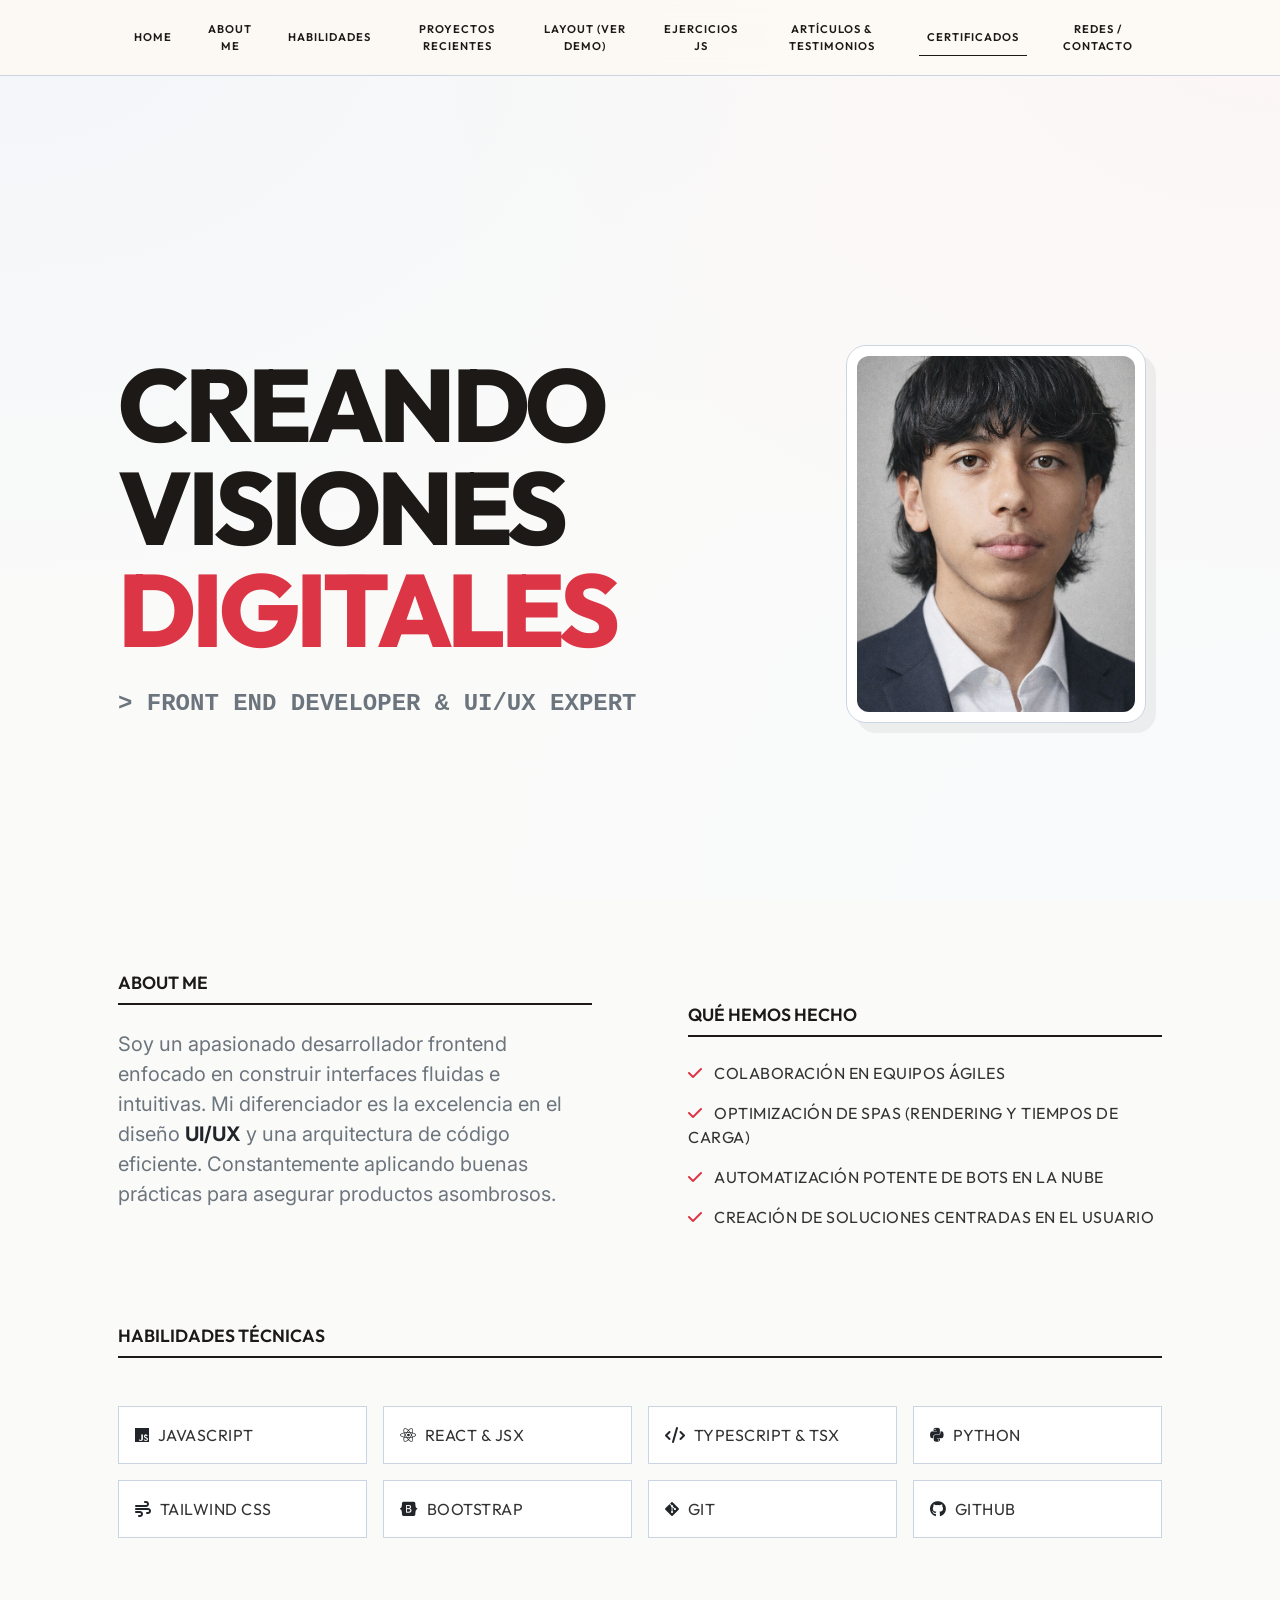
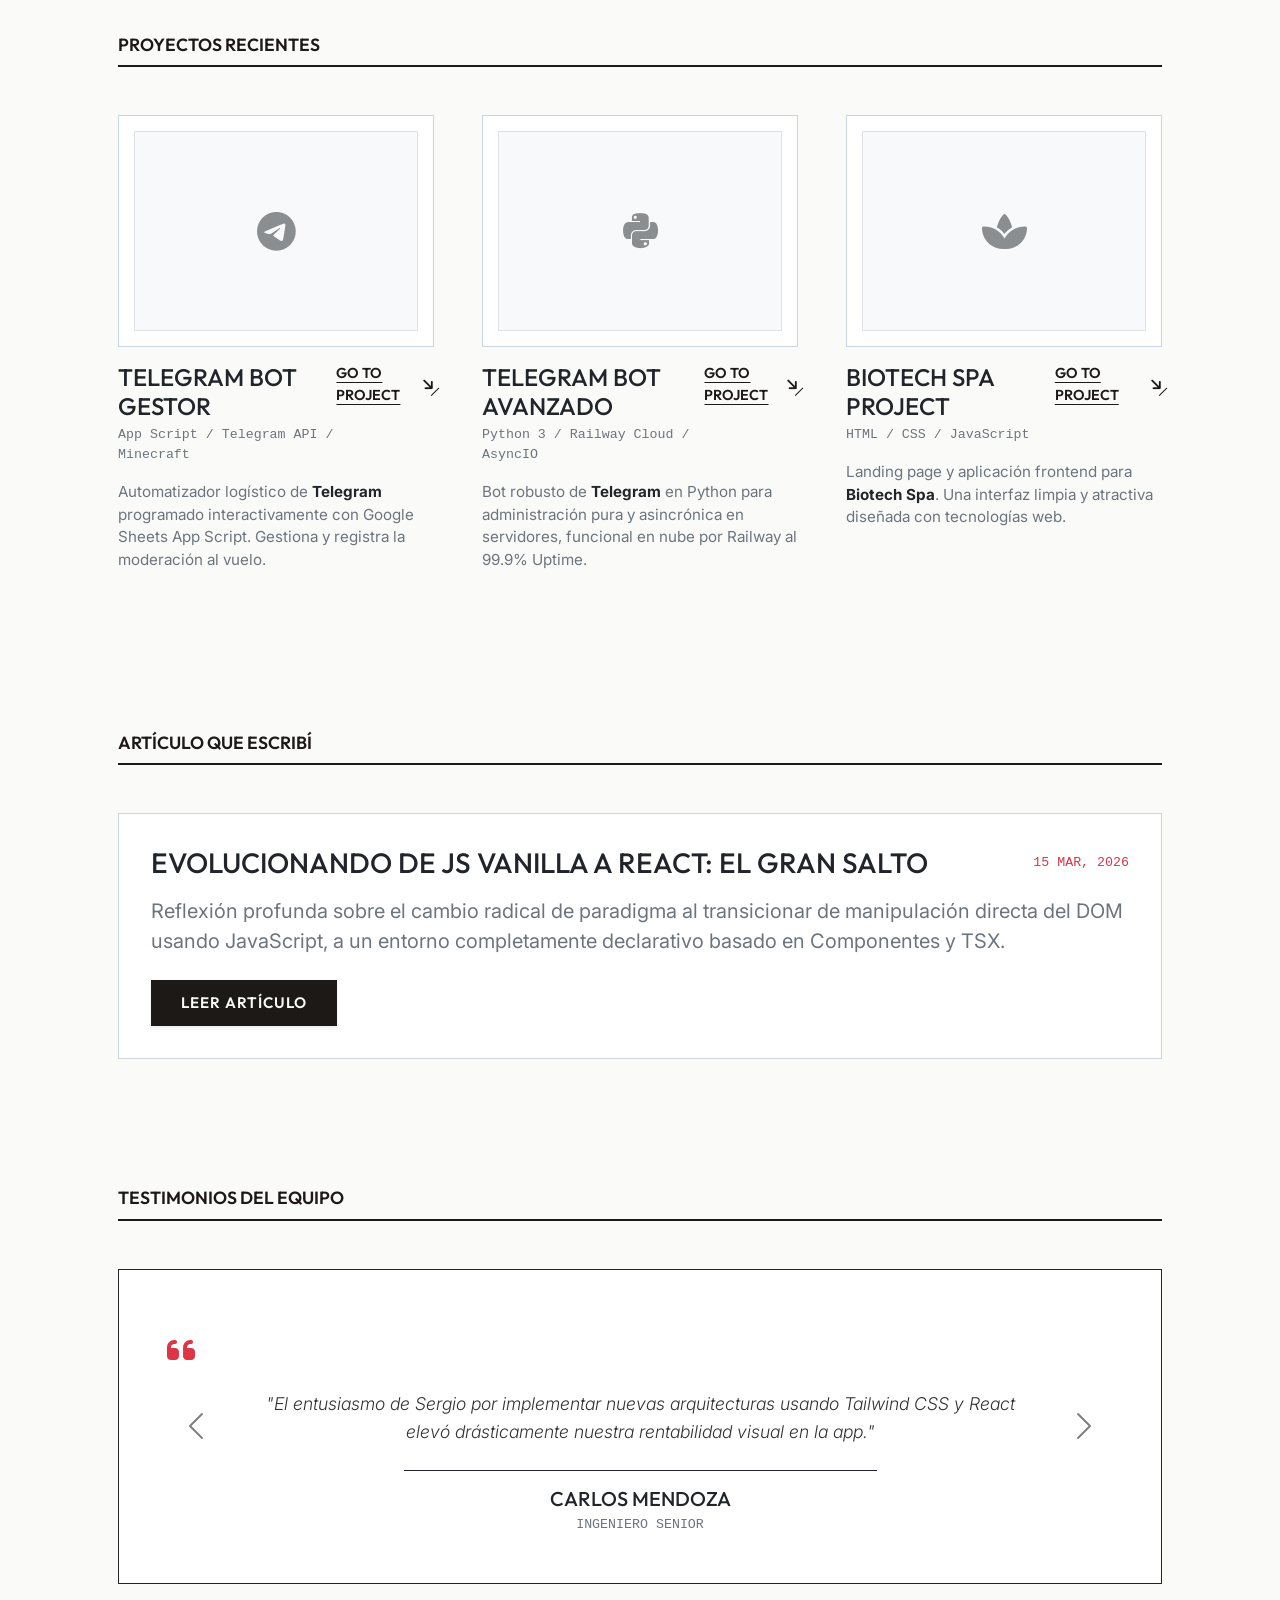
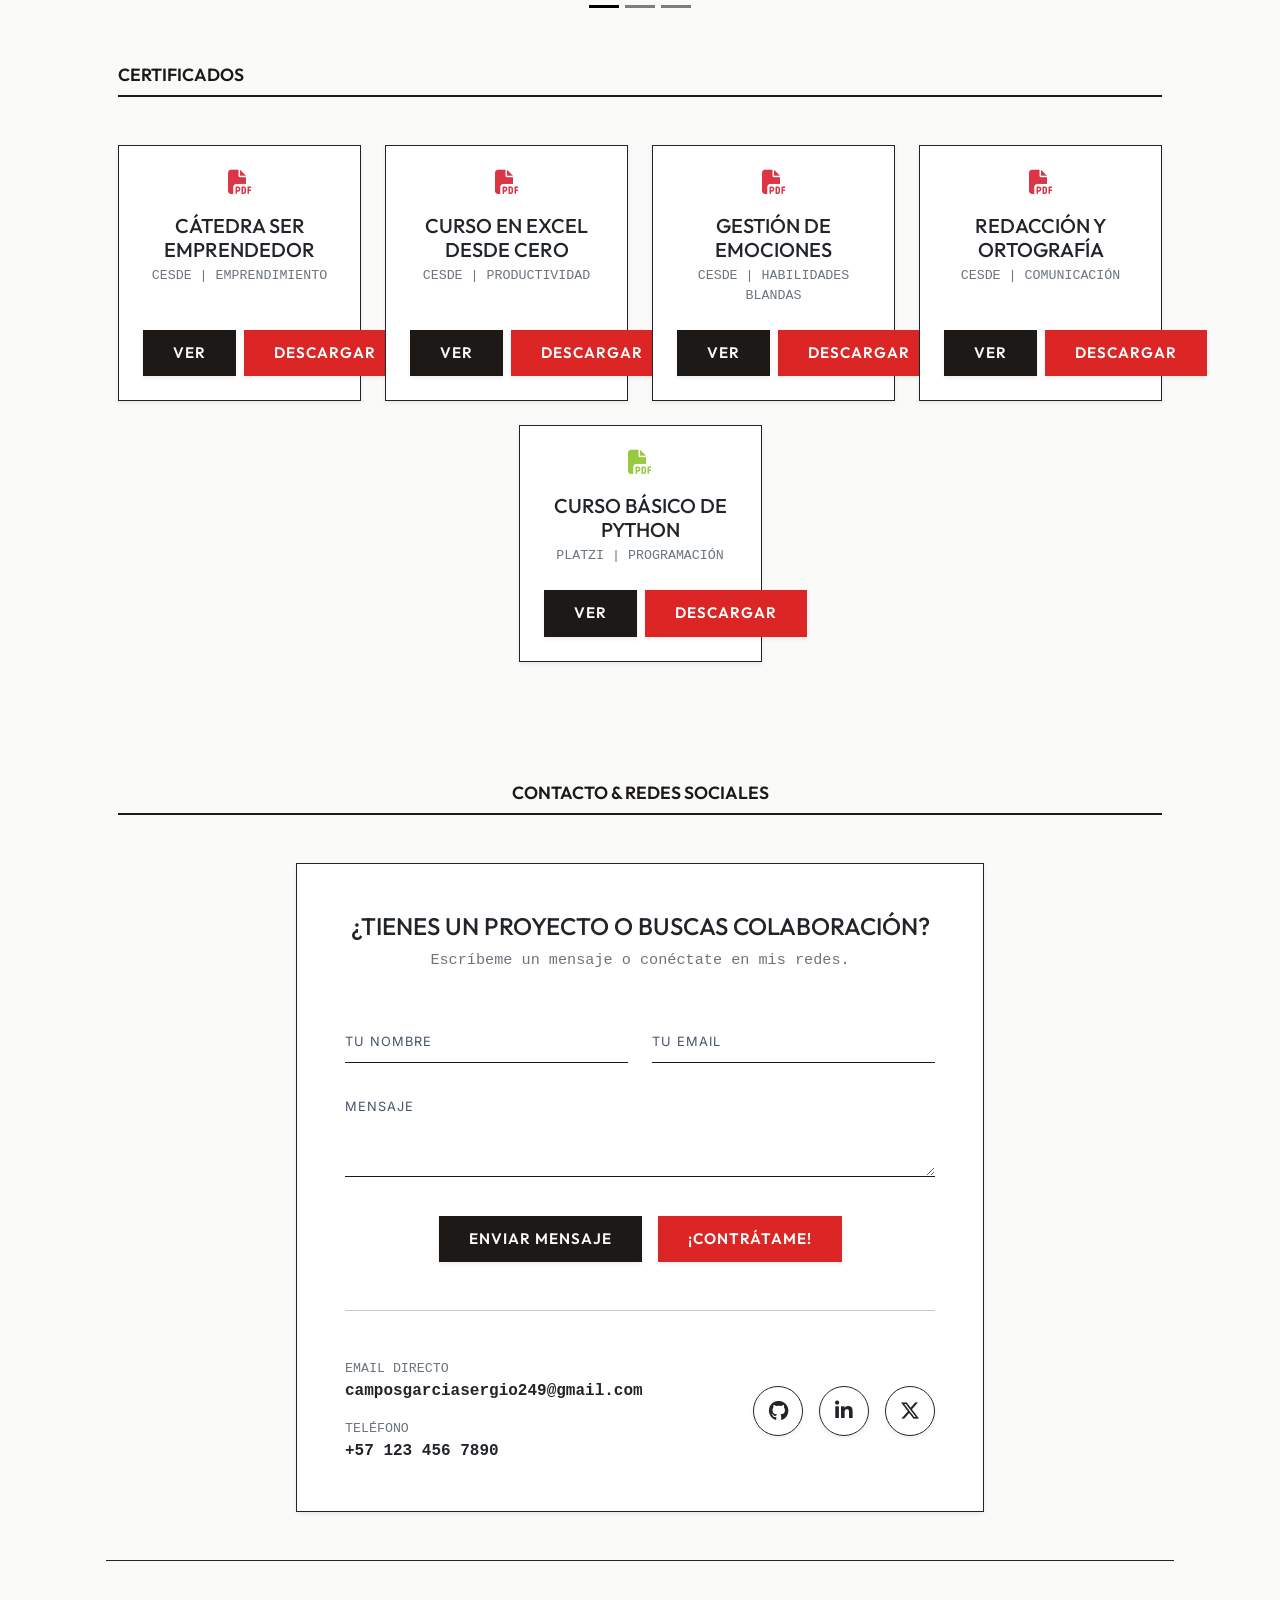
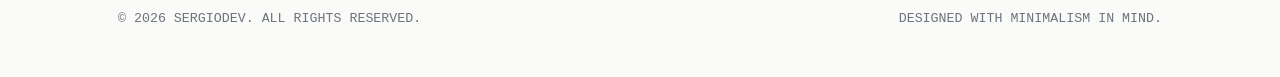
<file: index.html>
<!DOCTYPE html>
<html lang="es" data-bs-theme="light">

<head>
    <meta charset="UTF-8">
    <meta name="viewport" content="width=device-width, initial-scale=1.0">
    <title>Sergio - Desarrollador Frontend</title>
    <!-- Google Fonts -->
    <link rel="preconnect" href="https://fonts.googleapis.com">
    <link rel="preconnect" href="https://fonts.gstatic.com" crossorigin>
    <link
        href="https://fonts.googleapis.com/css2?family=Outfit:wght@300;400;600;700;800&family=Inter:wght@300;400;500;600&display=swap"
        rel="stylesheet">
    <!-- Bootstrap CSS -->
    <link href="https://cdn.jsdelivr.net/npm/bootstrap@5.3.3/dist/css/bootstrap.min.css" rel="stylesheet">
    <!-- Font Awesome for Icons -->
    <link rel="stylesheet" href="https://cdnjs.cloudflare.com/ajax/libs/font-awesome/6.4.0/css/all.min.css">
    <!-- Custom CSS -->
    <link rel="stylesheet" href="css/style.css">
</head>

<body data-bs-spy="scroll" data-bs-target="#navbar-main" data-bs-offset="100" tabindex="0">

    <!-- Navbar -->
    <nav id="navbar-main" class="navbar navbar-expand-lg fixed-top transition-all">
        <section class="container px-4 px-lg-5">
            <button class="navbar-toggler border-0 shadow-none bg-white p-2" type="button" data-bs-toggle="collapse"
                data-bs-target="#navbarNav" aria-controls="navbarNav" aria-expanded="false"
                aria-label="Toggle navigation">
                <i class="fas fa-bars fs-3 text-dark"></i>
            </button>
            <section class="collapse navbar-collapse p-3 p-lg-0 mt-3 mt-lg-0" id="navbarNav">
                <ul class="navbar-nav mx-auto gap-2 gap-lg-1 align-items-center text-center">
                    <li class="nav-item">
                        <a class="nav-link" href="#hero">HOME</a>
                    </li>
                    <li class="nav-item">
                        <a class="nav-link" href="#about">ABOUT ME</a>
                    </li>
                    <li class="nav-item">
                        <a class="nav-link" href="#skills">HABILIDADES</a>
                    </li>
                    <li class="nav-item">
                        <a class="nav-link" href="#projects">PROYECTOS RECIENTES</a>
                    </li>
                    <li class="nav-item">
                        <a class="nav-link" href="layout.html">LAYOUT (VER DEMO)</a>
                    </li>
                    <li class="nav-item">
                        <a class="nav-link" href="ejercicios.html">EJERCICIOS JS</a>
                    </li>
                    <li class="nav-item">
                        <a class="nav-link" href="#article">ARTÍCULOS & TESTIMONIOS</a>
                    </li>
                    <li class="nav-item">
                        <a class="nav-link" href="#certificates">CERTIFICADOS</a>
                    </li>
                </ul>
                <ul class="navbar-nav text-center mt-3 mt-lg-0">
                    <li class="nav-item">
                        <a class="nav-link" href="#contact">REDES / CONTACTO</a>
                    </li>
                </ul>
            </section>
        </section>
    </nav>

    <main>
        <!-- Hero Section -->
        <header id="hero" class="min-vh-100 d-flex flex-column justify-content-center pt-5 mt-5">
            <section class="container px-4 px-lg-5">
                <article class="row align-items-center mt-5 pt-5">
                    <!-- Left side: Giant Text -->
                    <article class="col-lg-8 fade-in-up">
                        <h1 class="hero-title">
                            CREANDO<br>
                            VISIONES<br>
                            <span class="text-danger">DIGITALES</span>
                        </h1>
                        <p class="fs-4 text-secondary mt-3 font-monospace fw-semibold">
                            &gt; FRONT END DEVELOPER & UI/UX EXPERT
                        </p>
                    </article>
                    <!-- Right side: Profile image -->
                    <article class="col-lg-4 pb-4 fade-in-up" style="animation-delay: 0.2s;">
                        <figure class="hero-img-container transition-all">
                            <img src="img/SERGIO.png" alt="Sergio - Desarrollador Frontend">
                        </figure>
                    </article>
                </article>
            </section>
        </header>

        <!-- About Me Section -->
        <section id="about" class="py-5">
            <section class="container px-4 px-lg-5 fade-in-up">
                <article class="row">
                    <article class="col-md-6 pe-md-5">
                        <h2 class="header-line">ABOUT ME</h2>
                        <ul class="skill-list mt-4">
                            <p class="fs-5 text-secondary">
                                Soy un apasionado desarrollador frontend enfocado en construir interfaces fluidas e
                                intuitivas. Mi diferenciador es la excelencia en el diseño <strong
                                    class="text-dark">UI/UX</strong> y una arquitectura de código eficiente.
                                Constantemente aplicando buenas prácticas para asegurar productos asombrosos.
                            </p>
                        </ul>
                    </article>

                    <article class="col-md-6 ps-md-5 mt-5 mt-md-0">
                        <h2 class="header-line">QUÉ HEMOS HECHO</h2>
                        <ul class="skill-list mt-4">
                            <li><i class="fas fa-check text-danger me-2"></i> COLABORACIÓN EN EQUIPOS ÁGILES</li>
                            <li><i class="fas fa-check text-danger me-2"></i> OPTIMIZACIÓN DE SPAS (RENDERING Y TIEMPOS
                                DE CARGA)</li>
                            <li><i class="fas fa-check text-danger me-2"></i> AUTOMATIZACIÓN POTENTE DE BOTS EN LA NUBE
                            </li>
                            <li><i class="fas fa-check text-danger me-2"></i> CREACIÓN DE SOLUCIONES CENTRADAS EN EL
                                USUARIO</li>
                        </ul>
                    </article>
                </article>
            </section>
        </section>

        <!-- Skills Section -->
        <section id="skills" class="py-5">
            <section class="container px-4 px-lg-5 fade-in-up">
                <h2 class="header-line mb-5">HABILIDADES TÉCNICAS</h2>
                <ul class="skill-list technical-grid mt-4">
                    <li><i class="fab fa-js text-dark me-2"></i> JAVASCRIPT</li>
                    <li><i class="fab fa-react text-dark me-2"></i> REACT & JSX</li>
                    <li><i class="fas fa-code text-dark me-2"></i> TYPESCRIPT & TSX</li>
                    <li><i class="fab fa-python text-dark me-2"></i> PYTHON</li>
                    <li><i class="fas fa-wind text-dark me-2"></i> TAILWIND CSS</li>
                    <li><i class="fab fa-bootstrap text-dark me-2"></i> BOOTSTRAP</li>
                    <li><i class="fab fa-git-alt text-dark me-2"></i> GIT</li>
                    <li><i class="fab fa-github text-dark me-2"></i> GITHUB</li>
                </ul>
            </section>
        </section>

        <!-- Projects Section -->
        <section id="projects" class="py-6">
            <section class="container px-4 px-lg-5">
                <h2 class="header-line mb-5 fade-in-up">PROYECTOS RECIENTES</h2>

                <article class="row g-5">
                    <!-- Project 1: App Script Bot Telegram -->
                    <article class="col-lg-4 col-md-6 fade-in-up">
                        <a href="https://github.com/SergioF1Gts/minecraft-telegram-bot-app-s.git" target="_blank"
                            class="project-card-minimal">
                            <figure class="project-img-wrapper">
                                <section
                                    class="w-100 h-100 bg-light d-flex align-items-center justify-content-center border"
                                    style="min-height: 300px;">
                                    <i class="fab fa-telegram-plane fa-5x text-dark opacity-50"></i>
                                </section>
                            </figure>
                            <section class="d-flex justify-content-between align-items-start mt-3">
                                <section>
                                    <h3 class="h4 title-font mb-1 text-dark">TELEGRAM BOT GESTOR</h3>
                                    <p class="text-secondary small mb-0 font-monospace">App Script / Telegram API /
                                        Minecraft</p>
                                </section>
                                <span class="project-link-text">GO TO PROJECT <i class="fas fa-arrow-down"
                                        style="transform: rotate(-45deg);"></i></span>
                            </section>
                            <p class="mt-3 text-secondary">
                                Automatizador logístico de <strong class="text-dark fw-bold">Telegram</strong>
                                programado interactivamente con Google Sheets App Script. Gestiona y registra la
                                moderación al vuelo.
                            </p>
                        </a>
                    </article>

                    <!-- Project 2: Python Bot Telegram -->
                    <article class="col-lg-4 col-md-6 fade-in-up" style="animation-delay: 0.2s;">
                        <a href="https://github.com/SergioF1Gts/minecraft-bot.git" target="_blank"
                            class="project-card-minimal">
                            <figure class="project-img-wrapper">
                                <section
                                    class="w-100 h-100 bg-light d-flex align-items-center justify-content-center border"
                                    style="min-height: 300px;">
                                    <i class="fab fa-python fa-5x text-dark opacity-50"></i>
                                </section>
                            </figure>
                            <section class="d-flex justify-content-between align-items-start mt-3">
                                <section>
                                    <h3 class="h4 title-font mb-1 text-dark">TELEGRAM BOT AVANZADO</h3>
                                    <p class="text-secondary small mb-0 font-monospace">Python 3 / Railway Cloud /
                                        AsyncIO</p>
                                </section>
                                <span class="project-link-text">GO TO PROJECT <i class="fas fa-arrow-down"
                                        style="transform: rotate(-45deg);"></i></span>
                            </section>
                            <p class="mt-3 text-secondary">
                                Bot robusto de <strong class="text-dark fw-bold">Telegram</strong> en Python para
                                administración pura y asincrónica en servidores, funcional en nube por Railway al 99.9%
                                Uptime.
                            </p>
                        </a>
                    </article>

                    <!-- Project 3: Biotech Spa -->
                    <article class="col-lg-4 col-md-6 fade-in-up" style="animation-delay: 0.4s;">
                        <a href="https://sergiof1gts.github.io/Biotech-spa-project/" target="_blank"
                            class="project-card-minimal">
                            <figure class="project-img-wrapper">
                                <section
                                    class="w-100 h-100 bg-light d-flex align-items-center justify-content-center border"
                                    style="min-height: 300px;">
                                    <i class="fas fa-spa fa-5x text-dark opacity-50"></i>
                                </section>
                            </figure>
                            <section class="d-flex justify-content-between align-items-start mt-3">
                                <section>
                                    <h3 class="h4 title-font mb-1 text-dark">BIOTECH SPA PROJECT</h3>
                                    <p class="text-secondary small mb-0 font-monospace">HTML / CSS / JavaScript</p>
                                </section>
                                <span class="project-link-text">GO TO PROJECT <i class="fas fa-arrow-down"
                                        style="transform: rotate(-45deg);"></i></span>
                            </section>
                            <p class="mt-3 text-secondary">
                                Landing page y aplicación frontend para <strong class="text-dark fw-bold">Biotech Spa</strong>. Una interfaz limpia y atractiva diseñada con tecnologías web.
                            </p>
                        </a>
                    </article>
                </article>
            </section>
        </section>

        <!-- Article written by me Section -->
        <section id="article" class="py-5">
            <section class="container px-4 px-lg-5">
                <h2 class="header-line mb-5 fade-in-up">ARTÍCULO QUE ESCRIBÍ</h2>
                <article class="fade-in-up">
                    <figure class="article-box m-0 d-flex flex-column mb-5">
                        <section class="d-flex justify-content-between align-items-center mb-3">
                            <h3 class="title-font m-0 text-dark">Evolucionando de JS Vanilla a React: El Gran Salto</h3>
                            <h5 class="text-danger font-monospace small m-0">15 MAR, 2026</h5>
                        </section>
                        <p class="text-secondary mb-4 line-height-lg fs-5">
                            Reflexión profunda sobre el cambio radical de paradigma al transicionar de manipulación
                            directa del DOM usando JavaScript, a un entorno completamente declarativo basado en
                            Componentes y TSX.
                        </p>
                        <section>
                            <a href="#" class="btn-minimal d-inline-block text-decoration-none shadow-sm">LEER
                                ARTÍCULO</a>
                        </section>
                    </figure>
                </article>
            </section>
        </section>

        <!-- Slider Testimonios Section -->
        <section id="testimonials" class="py-5">
            <section class="container px-4 px-lg-5">
                <h2 class="header-line mb-5 fade-in-up">TESTIMONIOS DEL EQUIPO</h2>
                <article class="row fade-in-up">
                    <article class="col-lg-12">
                        <!-- Carousel Container -->
                        <section id="testimonialCarousel" class="carousel slide carousel-dark" data-bs-ride="carousel"
                            data-bs-pause="hover">
                            <!-- Indicators -->
                            <section class="carousel-indicators" style="bottom: -50px;">
                                <button type="button" data-bs-target="#testimonialCarousel" data-bs-slide-to="0"
                                    class="active" aria-current="true" aria-label="Testimonio 1"></button>
                                <button type="button" data-bs-target="#testimonialCarousel" data-bs-slide-to="1"
                                    aria-label="Testimonio 2"></button>
                                <button type="button" data-bs-target="#testimonialCarousel" data-bs-slide-to="2"
                                    aria-label="Testimonio 3"></button>
                            </section>

                            <!-- Internal Content -->
                            <section class="carousel-inner border border-dark p-5 bg-white">
                                <!-- Testimonial 1 -->
                                <article class="carousel-item active mt-3" data-bs-interval="6000">
                                    <i class="fas fa-quote-left fs-2 text-danger mb-4"></i>
                                    <section class="px-5 mx-md-4 mx-lg-5">
                                        <p class="testimonial-text mb-4 text-center">
                                            "El entusiasmo de Sergio por implementar nuevas arquitecturas usando
                                            Tailwind CSS y React elevó drásticamente nuestra rentabilidad visual en la
                                            app."
                                        </p>
                                    </section>
                                    <section class="text-center mt-auto border-top border-dark pt-3 w-50 mx-auto">
                                        <h4 class="title-font fs-5 text-dark mb-1">CARLOS MENDOZA</h4>
                                        <p class="text-secondary small font-monospace m-0">INGENIERO SENIOR</p>
                                    </section>
                                </article>

                                <!-- Testimonial 2 -->
                                <article class="carousel-item mt-3" data-bs-interval="6000">
                                    <i class="fas fa-quote-left fs-2 text-danger mb-4"></i>
                                    <section class="px-5 mx-md-4 mx-lg-5">
                                        <p class="testimonial-text mb-4 text-center">
                                            "Un código extremadamente limpio. Su habilidad con los bots de Telegram
                                            automatizan cientos de requerimientos por segundo sin sufrir latencia."
                                        </p>
                                    </section>
                                    <section class="text-center mt-auto border-top border-dark pt-3 w-50 mx-auto">
                                        <h4 class="title-font fs-5 text-dark mb-1">Alejandro Magno</h4>
                                        <p class="text-secondary small font-monospace m-0">PROJECT MANAGER</p>
                                    </section>
                                </article>

                                <!-- Testimonial 3 -->
                                <article class="carousel-item mt-3" data-bs-interval="6000">
                                    <i class="fas fa-quote-left fs-2 text-danger mb-4"></i>
                                    <section class="px-5 mx-md-4 mx-lg-5">
                                        <p class="testimonial-text mb-4 text-center">
                                            "Sus propuestas arquitectónicas en diseño minimalista mostraron una madurez
                                            enorme. Siempre aporta valor resolutivo."
                                        </p>
                                    </section>
                                    <section class="text-center mt-auto border-top border-dark pt-3 w-50 mx-auto">
                                        <h4 class="title-font fs-5 text-dark mb-1">Max verstappen</h4>
                                        <p class="text-secondary small font-monospace m-0">TECH LEAD</p>
                                    </section>
                                </article>
                            </section>

                            <!-- Controls -->
                            <button class="carousel-control-prev" type="button" data-bs-target="#testimonialCarousel"
                                data-bs-slide="prev">
                                <span class="carousel-control-prev-icon" aria-hidden="true"></span>
                                <span class="visually-hidden">Anterior</span>
                            </button>
                            <button class="carousel-control-next" type="button" data-bs-target="#testimonialCarousel"
                                data-bs-slide="next">
                                <span class="carousel-control-next-icon" aria-hidden="true"></span>
                                <span class="visually-hidden">Siguiente</span>
                            </button>
                        </section>
                    </article>
                </article>
            </section>
        </section>

    </main>

    <!-- Certificates Section -->
    <section id="certificates" class="py-5">
      <section class="container px-4 px-lg-5">
        <h2 class="header-line mb-5 fade-in-up">CERTIFICADOS</h2>

        <article class="row g-4 fade-in-up justify-content-center">
          <!-- Certificado 1 -->
          <article class="col-md-6 col-lg-4 col-xl-3">
            <section
              class="bg-white border border-dark p-4 d-flex flex-column h-100 shadow-sm"
            >
              <section class="mb-3 text-center">
                <i class="fas fa-file-pdf fa-3x text-danger"></i>
              </section>
              <h5 class="title-font text-dark text-center mb-1">
                CÁTEDRA SER EMPRENDEDOR
              </h5>
              <p class="text-secondary small font-monospace text-center mb-4">
                CESDE | EMPRENDIMIENTO
              </p>
              <section class="mt-auto d-flex gap-2 certificate-btns">
                <a
                  href="Certificados/Catedra_ser_Emprendedor.pdf"
                  target="_blank"
                  class="btn-minimal text-decoration-none text-center flex-fill shadow-sm"
                  >VER</a
                >
                <a
                  href="Certificados/Catedra_ser_Emprendedor.pdf"
                  download
                  class="btn-minimal text-decoration-none text-center flex-fill shadow-sm"
                  style="background-color: var(--bs-danger); color: #fff"
                  >DESCARGAR</a
                >
              </section>
            </section>
          </article>

          <!-- Certificado 2 -->
          <article class="col-md-6 col-lg-4 col-xl-3">
            <section
              class="bg-white border border-dark p-4 d-flex flex-column h-100 shadow-sm"
            >
              <section class="mb-3 text-center">
                <i class="fas fa-file-pdf fa-3x text-danger"></i>
              </section>
              <h5 class="title-font text-dark text-center mb-1">
                CURSO EN EXCEL DESDE CERO
              </h5>
              <p class="text-secondary small font-monospace text-center mb-4">
                CESDE | PRODUCTIVIDAD
              </p>
              <section class="mt-auto d-flex gap-2 certificate-btns">
                <a
                  href="Certificados/Curso_en_Excel_desde_cero.pdf"
                  target="_blank"
                  class="btn-minimal text-decoration-none text-center flex-fill shadow-sm"
                  >VER</a
                >
                <a
                  href="Certificados/Curso_en_Excel_desde_cero.pdf"
                  download
                  class="btn-minimal text-decoration-none text-center flex-fill shadow-sm"
                  style="background-color: var(--bs-danger); color: #fff"
                  >DESCARGAR</a
                >
              </section>
            </section>
          </article>

          <!-- Certificado 3 -->
          <article class="col-md-6 col-lg-4 col-xl-3">
            <section
              class="bg-white border border-dark p-4 d-flex flex-column h-100 shadow-sm"
            >
              <section class="mb-3 text-center">
                <i class="fas fa-file-pdf fa-3x text-danger"></i>
              </section>
              <h5 class="title-font text-dark text-center mb-1">
                GESTIÓN DE EMOCIONES
              </h5>
              <p class="text-secondary small font-monospace text-center mb-4">
                CESDE | HABILIDADES BLANDAS
              </p>
              <section class="mt-auto d-flex gap-2 certificate-btns">
                <a
                  href="Certificados/GestionEmociones.pdf"
                  target="_blank"
                  class="btn-minimal text-decoration-none text-center flex-fill shadow-sm"
                  >VER</a
                >
                <a
                  href="Certificados/GestionEmociones.pdf"
                  download
                  class="btn-minimal text-decoration-none text-center flex-fill shadow-sm"
                  style="background-color: var(--bs-danger); color: #fff"
                  >DESCARGAR</a
                >
              </section>
            </section>
          </article>

          <!-- Certificado 4 -->
          <article class="col-md-6 col-lg-4 col-xl-3">
            <section
              class="bg-white border border-dark p-4 d-flex flex-column h-100 shadow-sm"
            >
              <section class="mb-3 text-center">
                <i class="fas fa-file-pdf fa-3x text-danger"></i>
              </section>
              <h5 class="title-font text-dark text-center mb-1">
                REDACCIÓN Y ORTOGRAFÍA
              </h5>
              <p class="text-secondary small font-monospace text-center mb-4">
                CESDE | COMUNICACIÓN
              </p>
              <section class="mt-auto d-flex gap-2 certificate-btns">
                <a
                  href="Certificados/RedaccionOrtografia.pdf"
                  target="_blank"
                  class="btn-minimal text-decoration-none text-center flex-fill shadow-sm"
                  >VER</a
                >
                <a
                  href="Certificados/RedaccionOrtografia.pdf"
                  download
                  class="btn-minimal text-decoration-none text-center flex-fill shadow-sm"
                  style="background-color: var(--bs-danger); color: #fff"
                  >DESCARGAR</a
                >
              </section>
            </section>
          </article>

          <!-- Certificado 5 (Platzi) -->
          <article class="col-md-6 col-lg-4 col-xl-3">
            <section
              class="bg-white border border-dark p-4 d-flex flex-column h-100 shadow-sm"
            >
              <section class="mb-3 text-center">
                <i class="fas fa-file-pdf fa-3x" style="color: #98ca3f;"></i>
              </section>
              <h5 class="title-font text-dark text-center mb-1">
                CURSO BÁSICO DE PYTHON
              </h5>
              <p class="text-secondary small font-monospace text-center mb-4">
                PLATZI | PROGRAMACIÓN
              </p>
              <section class="mt-auto d-flex gap-2 certificate-btns">
                <a
                  href="Certificados/cfpython.pdf"
                  target="_blank"
                  class="btn-minimal text-decoration-none text-center flex-fill shadow-sm"
                  >VER</a
                >
                <a
                  href="Certificados/cfpython.pdf"
                  download
                  class="btn-minimal text-decoration-none text-center flex-fill shadow-sm"
                  style="background-color: var(--bs-danger); color: #fff"
                  >DESCARGAR</a
                >
              </section>
            </section>
          </article>
        </article>
      </section>
    </section>

    <!-- Footer / Redes Sociales / Contacto -->
    <footer id="contact" class="pb-5 pt-5 mt-5">
        <section class="container px-4 px-lg-5 fade-in-up">
            <h2 class="header-line mb-5 text-center">CONTACTO & REDES SOCIALES</h2>

            <section class="row justify-content-center mb-5 border-bottom border-dark pb-5">
                <article class="col-xl-8 col-lg-10">
                    <!-- Caja Centralizada Gris/Blanca Mínima -->
                    <section class="bg-white border border-dark p-4 p-md-5 shadow-sm rounded-0">
                        <section class="text-center mb-5">
                            <h3 class="title-font fs-4 text-dark mb-2">¿TIENES UN PROYECTO O BUSCAS COLABORACIÓN?</h3>
                            <p class="text-secondary font-monospace">Escríbeme un mensaje o conéctate en mis redes.</p>
                        </section>

                        <!-- Formulario Minimalista Integrado -->
                        <form class="mb-5">
                            <section class="row g-4">
                                <article class="col-md-6">
                                    <input type="text" class="minimal-input w-100" placeholder="TU NOMBRE" required>
                                </article>
                                <article class="col-md-6">
                                    <input type="email" class="minimal-input w-100" placeholder="TU EMAIL" required>
                                </article>
                                <article class="col-12">
                                    <textarea class="minimal-input w-100" rows="3" placeholder="MENSAJE"
                                        required></textarea>
                                </article>
                                <article
                                    class="col-12 mt-5 d-flex flex-column flex-md-row justify-content-center gap-3">
                                    <button type="submit" class="btn-minimal shadow-sm rounded-0">ENVIAR
                                        MENSAJE</button>
                                    <button type="button" class="btn-minimal shadow-sm rounded-0"
                                        style="background-color: var(--bs-danger); color: #fff;" data-bs-toggle="modal"
                                        data-bs-target="#hireMeModal">¡CONTRÁTAME!</button>
                                </article>
                            </section>
                        </form>

                        <hr class="border-dark opacity-25 my-5">

                        <!-- Datos directos & Redes -->
                        <section
                            class="d-flex flex-column flex-md-row justify-content-between align-items-center gap-4">
                            <section class="text-center text-md-start">
                                <p class="text-secondary small font-monospace m-0">EMAIL DIRECTO</p>
                                <a href="mailto:camposgarciasergio249@gmail.com"
                                    class="text-decoration-none text-dark font-monospace fw-bold fs-6">camposgarciasergio249@gmail.com</a>
                                <p class="text-secondary small font-monospace m-0 mt-3">TELÉFONO</p>
                                <span class="text-dark font-monospace fw-bold fs-6">+57 123 456 7890</span>
                            </section>

                            <section class="d-flex align-items-center gap-3 justify-content-center">
                                <a href="https://github.com/SergioF1Gts" target="_blank" aria-label="Github"
                                    class="social-icon-btn border border-dark text-dark rounded-circle d-flex align-items-center justify-content-center shadow-sm">
                                    <i class="fab fa-github fs-5"></i>
                                </a>
                                <a href="https://www.linkedin.com/in/sergio-campos-6a9a5b37a/" target="_blank"
                                    aria-label="LinkedIn"
                                    class="social-icon-btn border border-dark text-dark rounded-circle d-flex align-items-center justify-content-center shadow-sm">
                                    <i class="fab fa-linkedin-in fs-5"></i>
                                </a>
                                <a href="https://x.com" target="_blank" aria-label="X (Twitter)"
                                    class="social-icon-btn border border-dark text-dark rounded-circle d-flex align-items-center justify-content-center shadow-sm">
                                    <i class="fa-brands fa-x-twitter fs-5"></i>
                                </a>
                            </section>
                        </section>
                    </section>
                </article>
            </section>

            <!-- Copyright -->
            <section
                class="d-flex flex-column flex-md-row justify-content-between align-items-center font-monospace small text-secondary">
                <p class="m-0 text-center text-md-start mb-2 mb-md-0">&copy; <span id="current-year">2026</span>
                    SERGIODEV. ALL RIGHTS RESERVED.</p>
                <p class="m-0 text-center text-md-end">DESIGNED WITH MINIMALISM IN MIND.</p>
            </section>
        </section>
    </footer>

    <!-- Hire Me Modal -->
    <div class="modal fade" id="hireMeModal" tabindex="-1" aria-labelledby="hireMeModalLabel" aria-hidden="true">
        <div class="modal-dialog modal-dialog-centered">
            <div class="modal-content rounded-0 border-dark bg-white"
                style="border-width: 2px; box-shadow: 8px 8px 0px rgba(0,0,0,1);">
                <div class="modal-header border-dark" style="border-bottom-width: 2px;">
                    <h5 class="modal-title title-font fw-bold text-dark" id="hireMeModalLabel">¡TRABAJEMOS JUNTOS!</h5>
                    <button type="button" class="btn-close shadow-none" data-bs-dismiss="modal"
                        aria-label="Close"></button>
                </div>
                <div class="modal-body text-center p-4">
                    <img src="img/SERGIO.png" alt="Sergio Profile"
                        class="rounded-circle border border-dark mb-3 img-fluid mx-auto"
                        style="width: 150px; height: 150px; object-fit: cover; border-width: 2px !important; box-shadow: 4px 4px 0px rgba(0,0,0,1);">
                    <h4 class="title-font fs-4 text-dark mb-1">SERGIO CAMPOS</h4>
                    <p class="text-secondary font-monospace small mb-3">Front End Developer | UI/UX</p>
                    <p class="mb-4 text-dark">Estoy disponible para nuevos proyectos. Aporto excelente valor visual y
                        una arquitectura de código eficiente.</p>

                    <!-- Contenedor del GIF redondeado estilo minimalista -->
                    <div class="rounded-3 border border-dark overflow-hidden mx-auto mb-3 bg-light"
                        style="max-width: 180px; border-width: 2px !important;">
                        <div class="tenor-gif-embed mx-auto w-100" data-postid="6508383405014947627"
                            data-share-method="host" data-aspect-ratio="1" data-width="100%">
                            <a href="https://tenor.com/view/cat-tongue-cat-cats-ahh-excited-gif-6508383405014947627">Cat
                                Tongue Cats Sticker</a>from <a href="https://tenor.com/search/cat+tongue-stickers">Cat
                                Tongue Stickers</a>
                        </div>
                    </div>
                </div>
                <div class="modal-footer border-dark justify-content-center" style="border-top-width: 2px;">
                    <a href="mailto:camposgarciasergio249@gmail.com"
                        class="btn-minimal text-decoration-none shadow-sm rounded-0 w-100 text-center">CONTACTAR
                        AHORA</a>
                </div>
            </div>
        </div>
    </div>

    <!-- Tenor script -->
    <script type="text/javascript" async src="https://tenor.com/embed.js"></script>

    <!-- Bootstrap Bundle JS -->
    <script src="https://cdn.jsdelivr.net/npm/bootstrap@5.3.3/dist/js/bootstrap.bundle.min.js"></script>
</body>

</html>
</file>
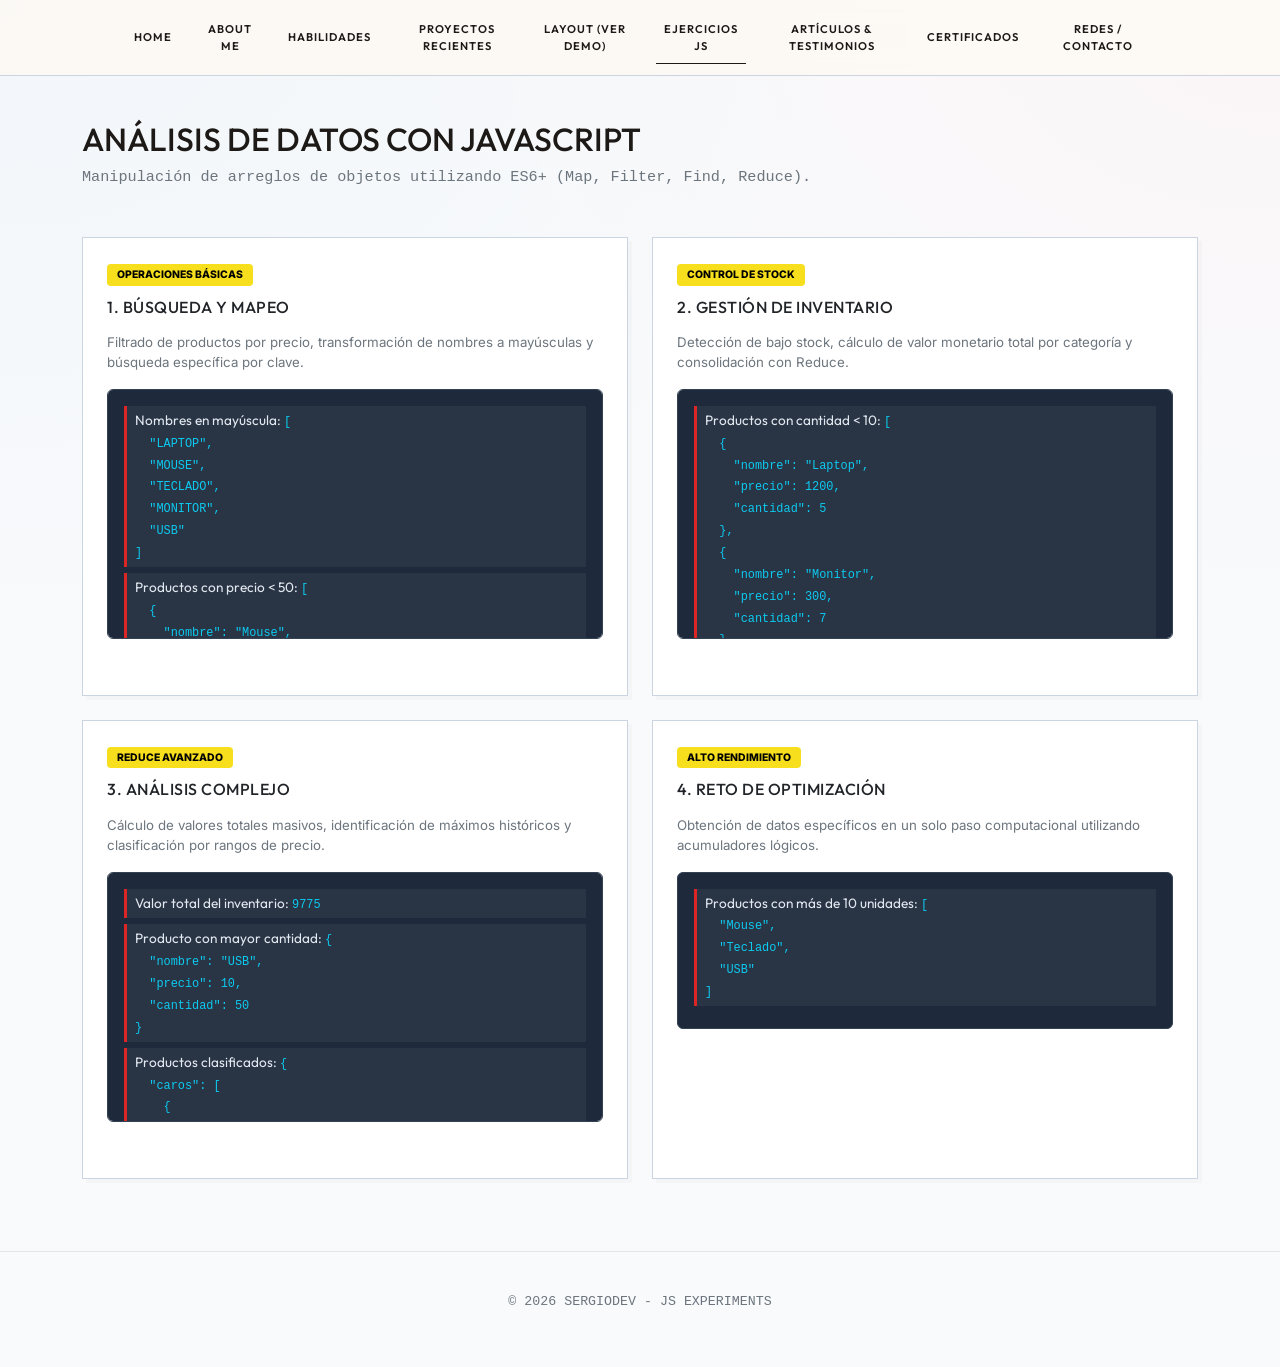
<file: ejercicios.html>
<!DOCTYPE html>
<html lang="es">
<head>
    <meta charset="UTF-8">
    <meta name="viewport" content="width=device-width, initial-scale=1.0">
    <title>Ejercicios JavaScript - SergioDev</title>
    <!-- Google Fonts -->
    <link rel="preconnect" href="https://fonts.googleapis.com">
    <link rel="preconnect" href="https://fonts.gstatic.com" crossorigin>
    <link href="https://fonts.googleapis.com/css2?family=Outfit:wght@300;400;600;700;800&family=Inter:wght@300;400;500;600&display=swap" rel="stylesheet">
    <!-- Bootstrap CSS -->
    <link href="https://cdn.jsdelivr.net/npm/bootstrap@5.3.3/dist/css/bootstrap.min.css" rel="stylesheet">
    <!-- Font Awesome -->
    <link rel="stylesheet" href="https://cdnjs.cloudflare.com/ajax/libs/font-awesome/6.4.0/css/all.min.css">
    <!-- Custom CSS -->
    <link rel="stylesheet" href="css/style.css">
</head>
<body class="exercise-dashboard">

    <!-- Navbar -->
    <nav id="navbar-main" class="navbar navbar-expand-lg fixed-top transition-all">
        <section class="container px-4 px-lg-5">
            <button class="navbar-toggler border-0 shadow-none bg-white p-2" type="button" data-bs-toggle="collapse"
                data-bs-target="#navbarNav" aria-controls="navbarNav" aria-expanded="false"
                aria-label="Toggle navigation">
                <i class="fas fa-bars fs-3 text-dark"></i>
            </button>
            <section class="collapse navbar-collapse p-3 p-lg-0 mt-3 mt-lg-0" id="navbarNav">
                <ul class="navbar-nav mx-auto gap-2 gap-lg-1 align-items-center text-center">
                    <li class="nav-item">
                        <a class="nav-link" href="index.html#hero">HOME</a>
                    </li>
                    <li class="nav-item">
                        <a class="nav-link" href="index.html#about">ABOUT ME</a>
                    </li>
                    <li class="nav-item">
                        <a class="nav-link" href="index.html#skills">HABILIDADES</a>
                    </li>
                    <li class="nav-item">
                        <a class="nav-link" href="index.html#projects">PROYECTOS RECIENTES</a>
                    </li>
                    <li class="nav-item">
                        <a class="nav-link" href="layout.html">LAYOUT (VER DEMO)</a>
                    </li>
                    <li class="nav-item">
                        <a class="nav-link active" href="ejercicios.html">EJERCICIOS JS</a>
                    </li>
                    <li class="nav-item">
                        <a class="nav-link" href="index.html#article">ARTÍCULOS & TESTIMONIOS</a>
                    </li>
                    <li class="nav-item">
                        <a class="nav-link" href="index.html#certificates">CERTIFICADOS</a>
                    </li>
                </ul>
                <ul class="navbar-nav text-center mt-3 mt-lg-0">
                    <li class="nav-item">
                        <a class="nav-link" href="index.html#contact">REDES / CONTACTO</a>
                    </li>
                </ul>
            </section>
        </section>
    </nav>

    <main class="container py-5 mt-5 pt-5">
        <header class="mb-5 fade-in-up">
            <h1 class="h2 fw-800 title-font mb-2">ANÁLISIS DE DATOS CON JAVASCRIPT</h1>
            <p class="text-secondary font-monospace italic">Manipulación de arreglos de objetos utilizando ES6+ (Map, Filter, Find, Reduce).</p>
        </header>

        <section class="row g-4">
            <!-- Ejercicio 1 -->
            <article class="col-lg-6 fade-in-up">
                <section class="exercise-card h-100">
                    <span class="js-badge">OPERACIONES BÁSICAS</span>
                    <h3 class="exercise-title title-font text-dark">1. Búsqueda y Mapeo</h3>
                    <p class="small text-secondary mb-3">Filtrado de productos por precio, transformación de nombres a mayúsculas y búsqueda específica por clave.</p>
                    <section id="res-1" class="console-ui"></section>
                </section>
            </article>

            <!-- Ejercicio 2 -->
            <article class="col-lg-6 fade-in-up" style="animation-delay: 0.1s;">
                <section class="exercise-card h-100">
                    <span class="js-badge">CONTROL DE STOCK</span>
                    <h3 class="exercise-title title-font text-dark">2. Gestión de Inventario</h3>
                    <p class="small text-secondary mb-3">Detección de bajo stock, cálculo de valor monetario total por categoría y consolidación con Reduce.</p>
                    <section id="res-2" class="console-ui"></section>
                </section>
            </article>

            <!-- Ejercicio 3 -->
            <article class="col-lg-6 fade-in-up" style="animation-delay: 0.2s;">
                <section class="exercise-card h-100">
                    <span class="js-badge">REDUCE AVANZADO</span>
                    <h3 class="exercise-title title-font text-dark">3. Análisis Complejo</h3>
                    <p class="small text-secondary mb-3">Cálculo de valores totales masivos, identificación de máximos históricos y clasificación por rangos de precio.</p>
                    <section id="res-3" class="console-ui"></section>
                </section>
            </article>

            <!-- Reto Extra -->
            <article class="col-lg-6 fade-in-up" style="animation-delay: 0.3s;">
                <section class="exercise-card h-100">
                    <span class="js-badge">ALTO RENDIMIENTO</span>
                    <h3 class="exercise-title title-font text-dark">4. Reto de Optimización</h3>
                    <p class="small text-secondary mb-3">Obtención de datos específicos en un solo paso computacional utilizando acumuladores lógicos.</p>
                    <section id="res-extra" class="console-ui"></section>
                </section>
            </article>
        </section>
    </main>

    <footer class="py-5 text-center mt-5 border-top border-dark border-opacity-10">
        <p class="text-secondary small font-monospace">&copy; 2026 SERGIODEV - JS EXPERIMENTS</p>
    </footer>

    <!-- Bootstrap JS -->
    <script src="https://cdn.jsdelivr.net/npm/bootstrap@5.3.3/dist/js/bootstrap.bundle.min.js"></script>
    <!-- Script de Ejercicios -->
    <script src="ejercicios.js"></script>
</body>
</html>
</file>
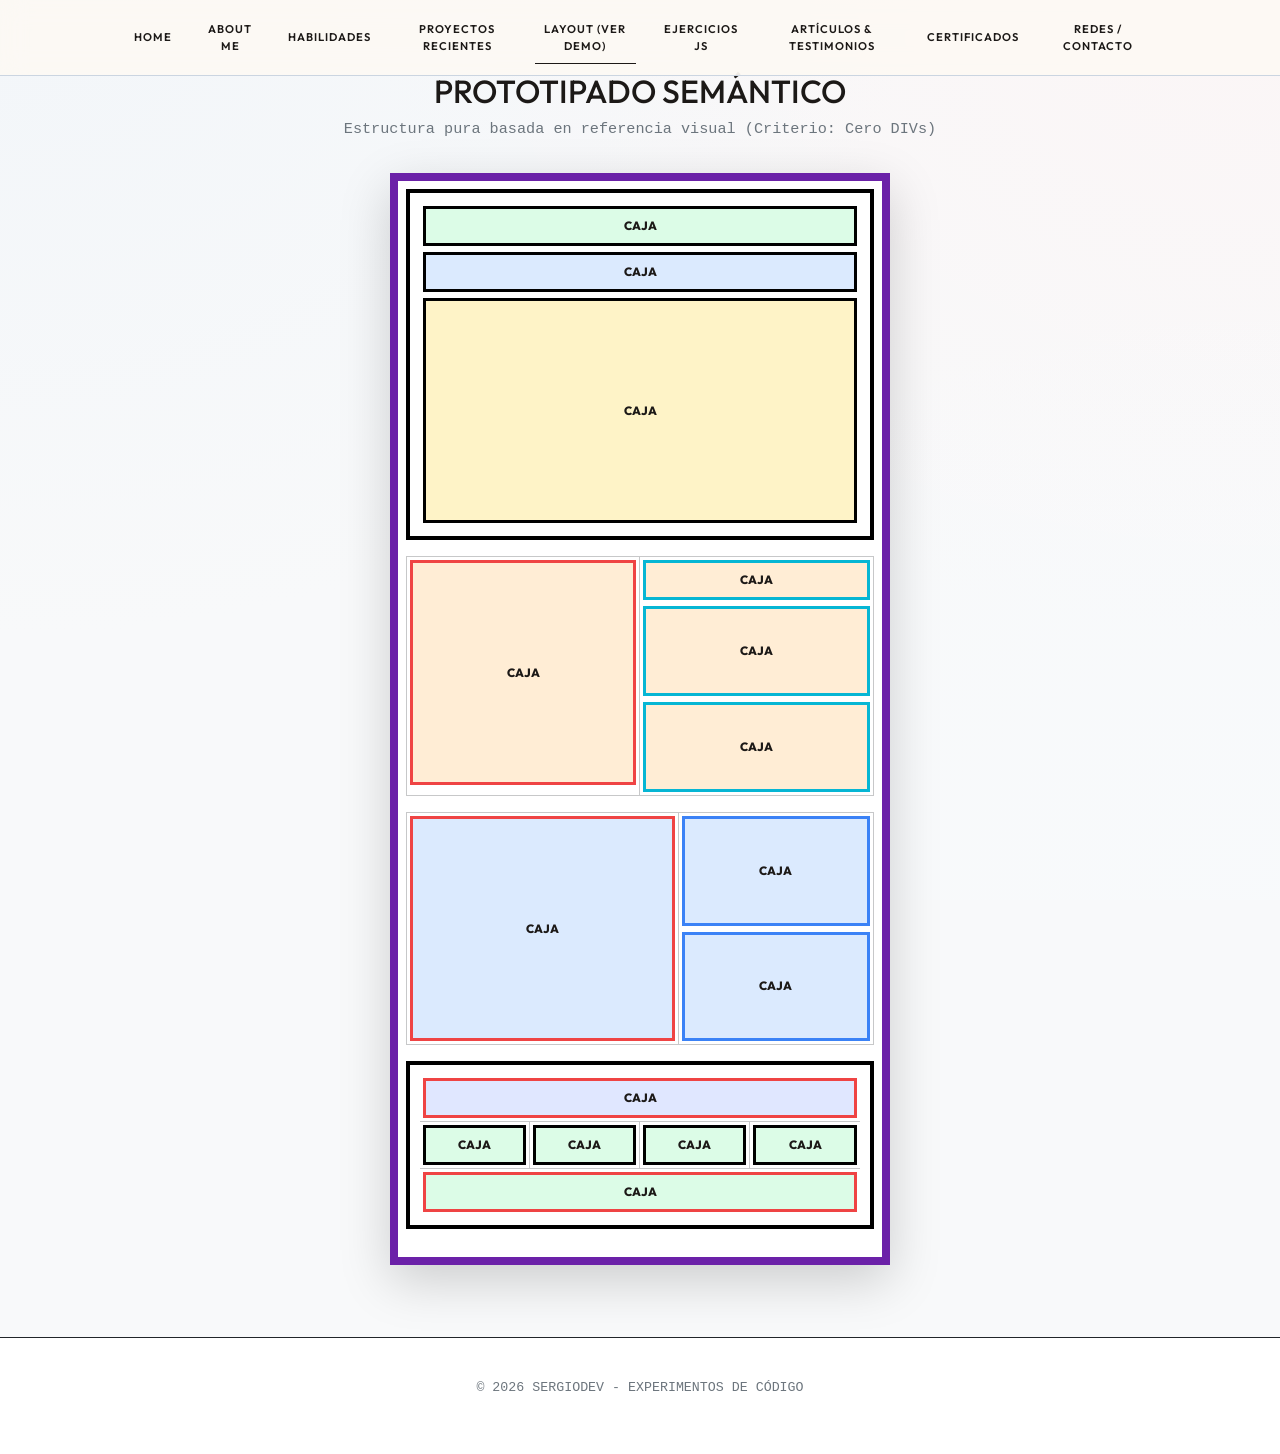
<file: layout.html>
<!DOCTYPE html>
<html lang="es">
<head>
    <meta charset="UTF-8">
    <meta name="viewport" content="width=device-width, initial-scale=1.0">
    <title>Demostración de Estructura - SergioDev</title>
    <!-- Google Fonts -->
    <link rel="preconnect" href="https://fonts.googleapis.com">
    <link rel="preconnect" href="https://fonts.gstatic.com" crossorigin>
    <link href="https://fonts.googleapis.com/css2?family=Outfit:wght@300;400;600;700;800&family=Inter:wght@300;400;500;600&display=swap" rel="stylesheet">
    <!-- Bootstrap CSS -->
    <link href="https://cdn.jsdelivr.net/npm/bootstrap@5.3.3/dist/css/bootstrap.min.css" rel="stylesheet">
    <!-- Font Awesome -->
    <link rel="stylesheet" href="https://cdnjs.cloudflare.com/ajax/libs/font-awesome/6.4.0/css/all.min.css">
    <!-- Custom CSS -->
    <link rel="stylesheet" href="css/style.css">
</head>
<body class="bg-light">

    <!-- Navbar -->
    <nav id="navbar-main" class="navbar navbar-expand-lg fixed-top transition-all">
        <section class="container px-4 px-lg-5">
            <button class="navbar-toggler border-0 shadow-none bg-white p-2" type="button" data-bs-toggle="collapse"
                data-bs-target="#navbarNav" aria-controls="navbarNav" aria-expanded="false"
                aria-label="Toggle navigation">
                <i class="fas fa-bars fs-3 text-dark"></i>
            </button>
            <section class="collapse navbar-collapse p-3 p-lg-0 mt-3 mt-lg-0" id="navbarNav">
                <ul class="navbar-nav mx-auto gap-2 gap-lg-1 align-items-center text-center">
                    <li class="nav-item">
                        <a class="nav-link" href="index.html#hero">HOME</a>
                    </li>
                    <li class="nav-item">
                        <a class="nav-link" href="index.html#about">ABOUT ME</a>
                    </li>
                    <li class="nav-item">
                        <a class="nav-link" href="index.html#skills">HABILIDADES</a>
                    </li>
                    <li class="nav-item">
                        <a class="nav-link" href="index.html#projects">PROYECTOS RECIENTES</a>
                    </li>
                    <li class="nav-item">
                        <a class="nav-link active" href="layout.html">LAYOUT (VER DEMO)</a>
                    </li>
                    <li class="nav-item">
                        <a class="nav-link" href="ejercicios.html">EJERCICIOS JS</a>
                    </li>
                    <li class="nav-item">
                        <a class="nav-link" href="index.html#article">ARTÍCULOS & TESTIMONIOS</a>
                    </li>
                    <li class="nav-item">
                        <a class="nav-link" href="index.html#certificates">CERTIFICADOS</a>
                    </li>
                </ul>
                <ul class="navbar-nav text-center mt-3 mt-lg-0">
                    <li class="nav-item">
                        <a class="nav-link" href="index.html#contact">REDES / CONTACTO</a>
                    </li>
                </ul>
            </section>
        </section>
    </nav>

    <main>
        <!-- Structural Layout Demo Section (Cero DIVs) -->
        <section id="layout" class="layout-demo-section py-5 mt-5">
            <section class="container">
                <header class="text-center mb-3 fade-in-up">
                    <h1 class="h2 fw-800 title-font mb-2">PROTOTIPADO SEMÁNTICO</h1>
                    <p class="text-secondary font-monospace italic">Estructura pura basada en referencia visual (Criterio: Cero DIVs)</p>
                </header>
                
                <section class="structural-outer fade-in-up shadow-lg">
                    
                    <!-- BLOQUE 1: Vertical Stack -->
                    <article class="box-wrapper mb-3">
                        <article class="box-inner bg-green-light">CAJA</article>
                        <article class="box-inner bg-blue-light">CAJA</article>
                        <article class="box-inner bg-yellow-light vh-large">CAJA</article>
                    </article>

                    <!-- BLOQUE 2: Split 50/50 -->
                    <article class="row g-0 mb-3 border border-dark border-opacity-25">
                        <article class="col-md-6 border-end border-dark border-opacity-25">
                            <article class="box-inner bg-peach-light vh-large border-red">CAJA</article>
                        </article>
                        <aside class="col-md-6 d-flex flex-column">
                            <article class="box-inner bg-peach-light border-cyan flex-fill">CAJA</article>
                            <article class="box-inner bg-peach-light vh-small border-cyan flex-fill">CAJA</article>
                            <article class="box-inner bg-peach-light vh-small border-cyan flex-fill">CAJA</article>
                        </aside>
                    </article>

                    <!-- BLOQUE 3: Split 70/30 -->
                    <article class="row g-0 mb-3 border border-dark border-opacity-25">
                        <article class="col-md-7 border-end border-dark border-opacity-25">
                            <article class="box-inner bg-blue-light vh-large border-red">CAJA</article>
                        </article>
                        <aside class="col-md-5 d-flex flex-column">
                            <article class="box-inner bg-blue-light border-blue flex-fill" style="min-height: 80px;">CAJA</article>
                            <article class="box-inner bg-blue-light border-blue flex-fill" style="min-height: 80px;">CAJA</article>
                        </aside>
                    </article>

                    <!-- BLOQUE 4: Footer-like Grid -->
                    <article class="box-wrapper rounded-0">
                        <header class="box-inner bg-indigo-light border-red">CAJA</header>
                        <article class="row g-0 border-top border-bottom border-dark border-opacity-25">
                            <article class="col-6 col-md-3 border-end border-dark border-opacity-25"><article class="box-inner bg-green-light">CAJA</article></article>
                            <article class="col-6 col-md-3 border-end border-dark border-opacity-25"><article class="box-inner bg-green-light">CAJA</article></article>
                            <article class="col-6 col-md-3 border-end border-dark border-opacity-25"><article class="box-inner bg-green-light">CAJA</article></article>
                            <article class="col-6 col-md-3"><article class="box-inner bg-green-light">CAJA</article></article>
                        </article>
                        <footer class="box-inner bg-green-light border-red">CAJA</footer>
                    </article>

                </section>
            </section>
        </section>
    </main>

    <footer class="py-5 bg-white border-top border-dark text-center">
        <p class="text-secondary small font-monospace">&copy; 2026 SERGIODEV - EXPERIMENTOS DE CÓDIGO</p>
    </footer>

    <!-- Bootstrap JS -->
    <script src="https://cdn.jsdelivr.net/npm/bootstrap@5.3.3/dist/js/bootstrap.bundle.min.js"></script>
</body>
</html>
</file>
<file: css/style.css>
/*==================================================================
  [1. Root Variables & Google Fonts]
==================================================================*/
:root {
    /* Minimalist Accessible Light Palette */
    --bs-primary: #1e293b; /* Slate 800 - Softer dark tone */
    --bs-secondary: #475569; /* Slate 600 - High contrast secondary */
    --bs-danger: #dc2626; /* Accessible Red Accent */
    
    --bg-color: #fafaf9; /* Stone 50 - Warm off-white, anti-fatigue */
    --text-color: #1c1917; /* Stone 900 - Softened black */
    --border-color: #cbd5e1; /* Slate 300 */
    
    /* Typography */
    --font-heading: 'Outfit', sans-serif;
    --font-body: 'Inter', sans-serif;
}

/*==================================================================
  [2. Base Styles reset]
==================================================================*/
body {
    background-color: var(--bg-color);
    color: var(--text-color);
    font-family: var(--font-body);
    font-size: 0.95rem; /* Reduced from default */
    font-weight: 400;
    -webkit-font-smoothing: antialiased;
    overflow-x: hidden;
    position: relative;
    /* Soft colorful subtle backgrounds (Accessible & Anti-fatigue) */
    background-image: radial-gradient(at 0% 0%, rgba(241, 245, 249, 0.8) 0px, transparent 50%),
                      radial-gradient(at 100% 100%, rgba(248, 250, 252, 0.8) 0px, transparent 50%),
                      radial-gradient(at 100% 0%, rgba(254, 242, 242, 0.5) 0px, transparent 50%);
    background-attachment: fixed;
}

::selection {
    background-color: var(--text-color);
    color: var(--bg-color);
}

/* Typographic overrides */
h1, h2, h3, h4, h5, h6, .title-font {
    font-family: var(--font-heading);
    color: var(--text-color);
    text-transform: uppercase;
}

/* Let's make the main title HUGE like "UI/UX DESIGNER" */
.hero-title {
    font-size: clamp(2.5rem, 8vw, 6.5rem); /* Reduced scale */
    font-weight: 800;
    line-height: 1;
    letter-spacing: -0.04em;
    margin-bottom: 1.5rem;
}

/*==================================================================
  [3. Navbar]
==================================================================*/
.navbar {
    padding-top: 0.8rem; /* Reduced from 1.5rem */
    padding-bottom: 0.8rem;
    border-bottom: 1px solid var(--border-color);
    background-color: rgba(253, 249, 244, 0.85) !important;
    backdrop-filter: blur(12px);
    -webkit-backdrop-filter: blur(12px);
    z-index: 1030;
}

.nav-link {
    font-family: var(--font-heading);
    color: var(--text-color) !important;
    text-transform: uppercase;
    font-size: 0.70rem; /* Reduced to fit all items */
    font-weight: 600;
    letter-spacing: 1px; /* Reduced to avoid wrapping */
    margin: 0 0.5rem; /* Reduced margins */
    position: relative;
}

.nav-link::after {
    content: '';
    position: absolute;
    width: 0;
    height: 1px;
    bottom: -2px;
    left: 0;
    background-color: var(--text-color);
    transition: width 0.3s ease;
}

.nav-link:hover::after, .nav-link.active::after {
    width: 100%;
}

@media (max-width: 991.98px) {
    .navbar {
        background-color: rgba(253, 249, 244, 0.9) !important;
        padding-top: 1rem;
        padding-bottom: 1rem;
    }
    .navbar-collapse {
        background-color: rgba(253, 249, 244, 0.95);
        backdrop-filter: blur(12px);
        -webkit-backdrop-filter: blur(12px);
        padding: 1rem 1.5rem;
        border: 1px solid var(--border-color);
        margin-top: 1rem;
        box-shadow: 5px 5px 0px rgba(0,0,0,0.05);
    }
    .nav-item {
        width: 100%;
    }
    .nav-link {
        margin: 0;
        padding: 1rem 0;
        border-bottom: 1px solid #eaeaea;
        display: block;
    }
    .nav-item:last-child .nav-link {
        border-bottom: none;
    }
}

/*==================================================================
  [4. Dividers & Sections]
==================================================================*/
.section-divider {
    border-top: 1px solid var(--border-color);
    border-bottom: 1px solid var(--border-color);
    padding: 1rem 0;
    margin-bottom: 3rem;
}

.section-title {
    font-size: clamp(1.5rem, 3vw, 2.5rem);
    font-weight: 700;
    margin: 0;
}

/* Minimalist thick divider for headers */
.header-line {
    border-bottom: 2px solid var(--text-color);
    padding-bottom: 10px;
    margin-bottom: 20px;
    font-size: 1.1rem; /* Reduced from 1.2rem */
    font-weight: 600;
}

/*==================================================================
  [5. Hero Profile Image]
==================================================================*/
.hero-img-container {
    padding: 10px;
    border: 1px solid var(--border-color);
    border-radius: 20px; /* Slightly squared off as requested */
    background: #fff;
    box-shadow: 10px 10px 0px rgba(0,0,0,0.05); /* Brutalist shadow */
    max-width: 400px;
    margin: 0 auto;
}

.hero-img-container img {
    border-radius: 12px;
    width: 100%;
    height: auto;
    object-fit: cover;
}

/*==================================================================
  [6. Skills List]
==================================================================*/
.skill-list {
    list-style: none;
    padding: 0;
    margin: 0;
}

.skill-list li {
    font-family: var(--font-heading);
    font-size: 1rem;
    text-transform: uppercase;
    margin-bottom: 1rem;
    letter-spacing: 0.5px;
    color: #333;
}

.technical-grid {
    display: grid;
    grid-template-columns: repeat(auto-fill, minmax(200px, 1fr));
    gap: 1rem;
}

.technical-grid li {
    padding: 1rem;
    border: 1px solid var(--border-color);
    margin: 0;
    display: flex;
    align-items: center;
    background: #fff;
    transition: transform 0.2s;
}

.technical-grid li:hover {
    transform: translateY(-3px);
    box-shadow: 4px 4px 0px rgba(0,0,0,0.05);
}

/*==================================================================
  [7. Projects (Minimalist Cards)]
==================================================================*/
.project-card-minimal {
    display: block;
    text-decoration: none;
    color: var(--text-color);
    transition: transform 0.3s ease;
    margin-bottom: 4rem;
}

.project-card-minimal:hover {
    transform: translateY(-5px);
}

.project-img-wrapper {
    border: 1px solid var(--border-color);
    padding: 15px;
    background: #fff;
    margin-bottom: 15px;
}

.project-img-wrapper img {
    width: 100%;
    height: 300px;
    object-fit: cover;
    border: 1px solid #eaeaea;
}

.project-link-text {
    font-family: var(--font-heading);
    font-size: 0.9rem;
    font-weight: 600;
    text-transform: uppercase;
    text-decoration: underline;
    text-underline-offset: 4px;
    display: flex;
    justify-content: flex-end;
    align-items: center;
    color: var(--text-color);
}

.project-link-text i {
    margin-left: 8px;
    transition: transform 0.2s ease;
}

.project-card-minimal:hover .project-link-text i {
    transform: translate(3px, 3px); /* Arrow moves down-right */
}

/*==================================================================
  [8. Forms & Inputs]
==================================================================*/
.minimal-input {
    border: none;
    border-bottom: 1px solid var(--text-color);
    background: transparent;
    border-radius: 0;
    padding: 10px 0;
    font-family: var(--font-body);
    color: var(--text-color);
    box-shadow: none !important;
}

.minimal-input:focus {
    background: transparent;
    border-color: var(--bs-danger);
    color: var(--text-color);
}

.minimal-input::placeholder {
    color: var(--bs-secondary);
    text-transform: uppercase;
    font-size: 0.8rem;
    letter-spacing: 1px;
}

.btn-minimal {
    background-color: var(--text-color);
    color: var(--bg-color);
    border: none;
    padding: 12px 30px; /* Reduced from 15px 40px */
    font-family: var(--font-heading);
    text-transform: uppercase;
    font-weight: 600;
    letter-spacing: 1px;
    transition: all 0.3s ease;
}

.btn-minimal:hover {
    background-color: var(--bs-danger);
    color: #fff;
}

/*==================================================================
  [9. Footer & Utilities]
==================================================================*/
.footer-line {
    border-top: 1px solid var(--border-color);
    padding-top: 2rem;
    margin-top: 5rem;
}

.social-icon-minimal {
    color: var(--text-color);
    font-size: 1.5rem;
    margin-left: 1.5rem;
    transition: color 0.3s ease;
}

.social-icon-minimal:hover {
    color: var(--bs-danger);
}

.social-icon-btn {
    width: 50px;
    height: 50px;
    background-color: transparent;
    transition: all 0.3s ease;
    text-decoration: none;
}

.social-icon-btn:hover {
    background-color: var(--text-color) !important;
    color: var(--bg-color) !important;
    transform: translateY(-3px);
    box-shadow: 4px 4px 0px rgba(0,0,0,1) !important;
}

/* Utils */
.py-6 { padding-top: 6rem; padding-bottom: 6rem; }
.py-7 { padding-top: 8rem; padding-bottom: 8rem; }

/* Testimonials & Article minimal */
.testimonial-text {
    font-family: var(--font-body);
    font-size: 1.1rem; /* Reduced from 1.5rem */
    font-weight: 300;
    line-height: 1.6;
    color: #333;
    font-style: italic;
}

.article-box {
    border: 1px solid var(--border-color);
    padding: 2rem;
    background: #fff;
    transition: box-shadow 0.3s ease;
}
.article-box:hover {
    box-shadow: 10px 10px 0px rgba(0,0,0,0.05); /* Brutalist shadow */
}

/* Custom CSS fade in animations (Static) */
@keyframes fadeInUp { from { opacity: 0; transform: translateY(30px); } to { opacity: 1; transform: translateY(0); } }
.fade-in-up { animation: fadeInUp 0.8s ease-out forwards; }

/*==================================================================
  [10. Responsiveness & Scale Optimization]
==================================================================*/
@media (max-width: 991.98px) {
    .hero-title {
        font-size: clamp(2.5rem, 9vw, 5rem) !important;
        margin-bottom: 1.5rem;
    }
    
    .py-6 {
        padding-top: 4rem;
        padding-bottom: 4rem;
    }
    
    .technical-grid {
        grid-template-columns: repeat(auto-fill, minmax(150px, 1fr));
    }
}

@media (max-width: 767.98px) {
    body {
        font-size: 0.95rem;
    }

    .header-line {
        font-size: 1rem;
        padding-bottom: 10px;
        margin-bottom: 20px;
    }

    .btn-minimal {
        padding: 12px 25px;
        font-size: 0.85rem;
    }

    /* Icon resizing */
    .fa-3x { font-size: 2rem !important; }
    .fa-5x { font-size: 3.5rem !important; }
    
    /* Spacing adjustments */
    .py-5 {
        padding-top: 2.5rem !important;
        padding-bottom: 2.5rem !important;
    }
    
    .mt-5 {
        margin-top: 2rem !important;
    }

    /* Testimonial adjustments */
    .testimonial-text {
        font-size: 1.1rem;
    }

    /* Article box */
    .article-box {
        padding: 1.5rem;
    }
}

/* Global Spacing Reductions */
.py-5 { padding-top: 2.5rem !important; padding-bottom: 2.5rem !important; }
.py-6 { padding-top: 3.5rem !important; padding-bottom: 3.5rem !important; }
.mt-5 { margin-top: 2rem !important; }

/* Icon Reductions */
.fa-5x { font-size: 2.5rem !important; } /* Scaled down */
.fa-3x { font-size: 1.5rem !important; } /* Scaled down */

/* Hero Image Scale */
.hero-img-container {
    max-width: 300px; /* Reduced from 400px */
}

/* Projects Image Wrapper */
.project-img-wrapper section {
    min-height: 200px !important; /* Reduced from 300px */
}

@media (max-width: 575.98px) {
    .hero-title {
        font-size: clamp(2rem, 10vw, 3.5rem) !important;
    }
    
    .hero-img-container {
        max-width: 220px; /* Even smaller on phones */
    }

    /* Certificates Button Spacing Fix */
    .certificate-btns {
        flex-direction: column;
        width: 100%;
    }
    
    .certificate-btns .btn-minimal {
        width: 100%;
        text-align: center;
    }
}

/*==================================================================
  [11. Structural Layout Demo (No DIVs)]
==================================================================*/
.layout-demo-section {
    padding: 2rem 0;
}

.structural-outer {
    border: 8px solid #6b21a8; /* Reduced border */
    background: #fff;
    padding: 8px; /* Reduced padding */
    margin: 2rem auto; /* Centered with auto */
    max-width: 500px; /* Constrained width to look like a phone/rectangle */
    transition: all 0.3s ease;
}

.box-wrapper {
    border: 4px solid #000;
    margin-bottom: 20px;
    padding: 10px;
    display: flex;
    flex-direction: column;
}

.box-inner {
    border: 3px solid #000;
    min-height: 40px; /* Reduced from 80px */
    display: flex;
    align-items: center;
    justify-content: center;
    font-weight: 800;
    font-family: var(--font-heading);
    font-size: 0.75rem; /* Smaller text inside boxes */
    text-transform: uppercase;
    margin: 3px;
    transition: transform 0.2s;
}

.box-inner:hover {
    transform: scale(0.99);
}

/* Colors from image */
.bg-green-light { background-color: #dcfce7 !important; }
.bg-blue-light  { background-color: #dbeafe !important; }
.bg-yellow-light { background-color: #fef3c7 !important; }
.bg-peach-light  { background-color: #ffedd5 !important; }
.bg-indigo-light { background-color: #e0e7ff !important; }

/* Special borders for blueprint style */
.border-red    { border-color: #ef4444 !important; }
.border-blue   { border-color: #3b82f6 !important; }
.border-cyan   { border-color: #06b6d4 !important; }

.vh-mini { min-height: 50vh; }
.vh-small { min-height: 10vh; }
.vh-large { min-height: 25vh; }

/*==================================================================
  [12. Exercises Page & Visual Console]
==================================================================*/
.exercise-dashboard {
    background-color: #f8fafc;
    padding-top: 3rem;
}

.exercise-card {
    background: #fff;
    border: 1px solid var(--border-color);
    padding: 1.5rem;
    margin-bottom: 2rem;
    box-shadow: 4px 4px 0px rgba(0,0,0,0.02);
    transition: all 0.3s ease;
}

.exercise-card:hover {
    box-shadow: 8px 8px 0px rgba(0,0,0,0.05);
    background: #fff;
}

.console-ui {
    background-color: #1e293b;
    color: #e2e8f0;
    padding: 1rem;
    font-family: 'Outfit', 'Courier New', monospace; /* Modern console feel */
    font-size: 0.85rem;
    border-radius: 6px;
    margin-top: 1rem;
    max-height: 250px;
    overflow-y: auto;
    border: 1px solid #334155;
}

.console-line {
    margin-bottom: 6px;
    padding: 4px 8px;
    border-left: 3px solid var(--bs-danger);
    background: rgba(255, 255, 255, 0.05);
}

.js-badge {
    background-color: #f7df1e;
    color: #000;
    padding: 3px 10px;
    font-weight: 800;
    font-size: 0.65rem;
    border-radius: 4px;
    margin-bottom: 12px;
    display: inline-block;
    text-transform: uppercase;
}

.exercise-title {
    font-size: 1rem;
    letter-spacing: 0.5px;
    margin-bottom: 1rem;
}
</file>
